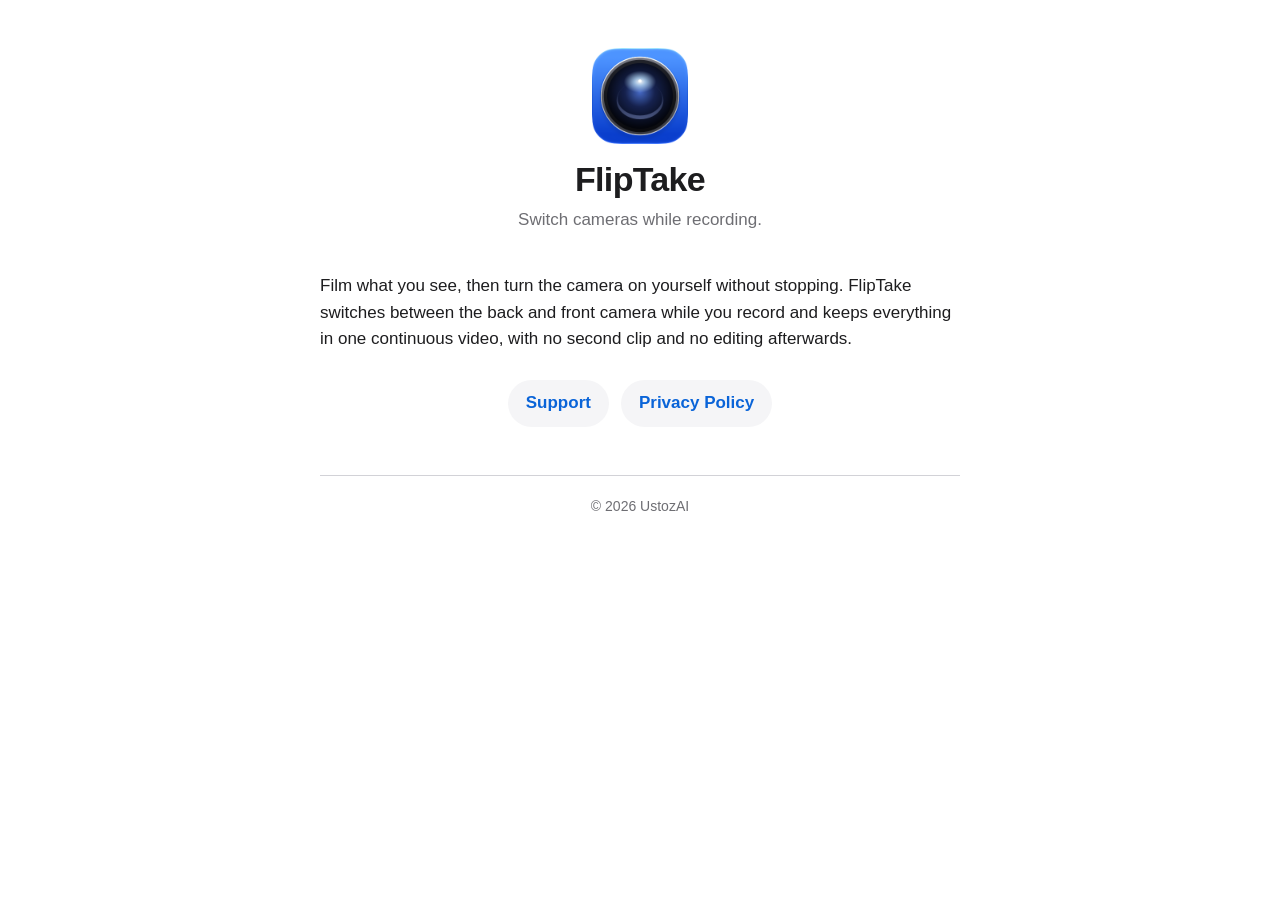
<file: index.html>
<!doctype html>
<html lang="en">
<head>
  <meta charset="utf-8">
  <meta name="viewport" content="width=device-width, initial-scale=1">
  <title>FlipTake</title>
  <meta name="description" content="FlipTake switches between the front and back cameras while you record, into one continuous video.">
  <link rel="icon" type="image/png" href="favicon.png">
  <link rel="stylesheet" href="style.css">
</head>
<body>
  <main>
    <header>
      <img src="icon.png" alt="FlipTake app icon" width="96" height="96">
      <h1>FlipTake</h1>
      <p class="lede">Switch cameras while recording.</p>
    </header>

    <p>Film what you see, then turn the camera on yourself without stopping. FlipTake switches between the back and front camera while you record and keeps everything in one continuous video, with no second clip and no editing afterwards.</p>

    <nav class="links">
      <a href="support/">Support</a>
      <a href="privacy/">Privacy Policy</a>
    </nav>

    <footer>
      <p>&copy; 2026 UstozAI</p>
    </footer>
  </main>
</body>
</html>
</file>
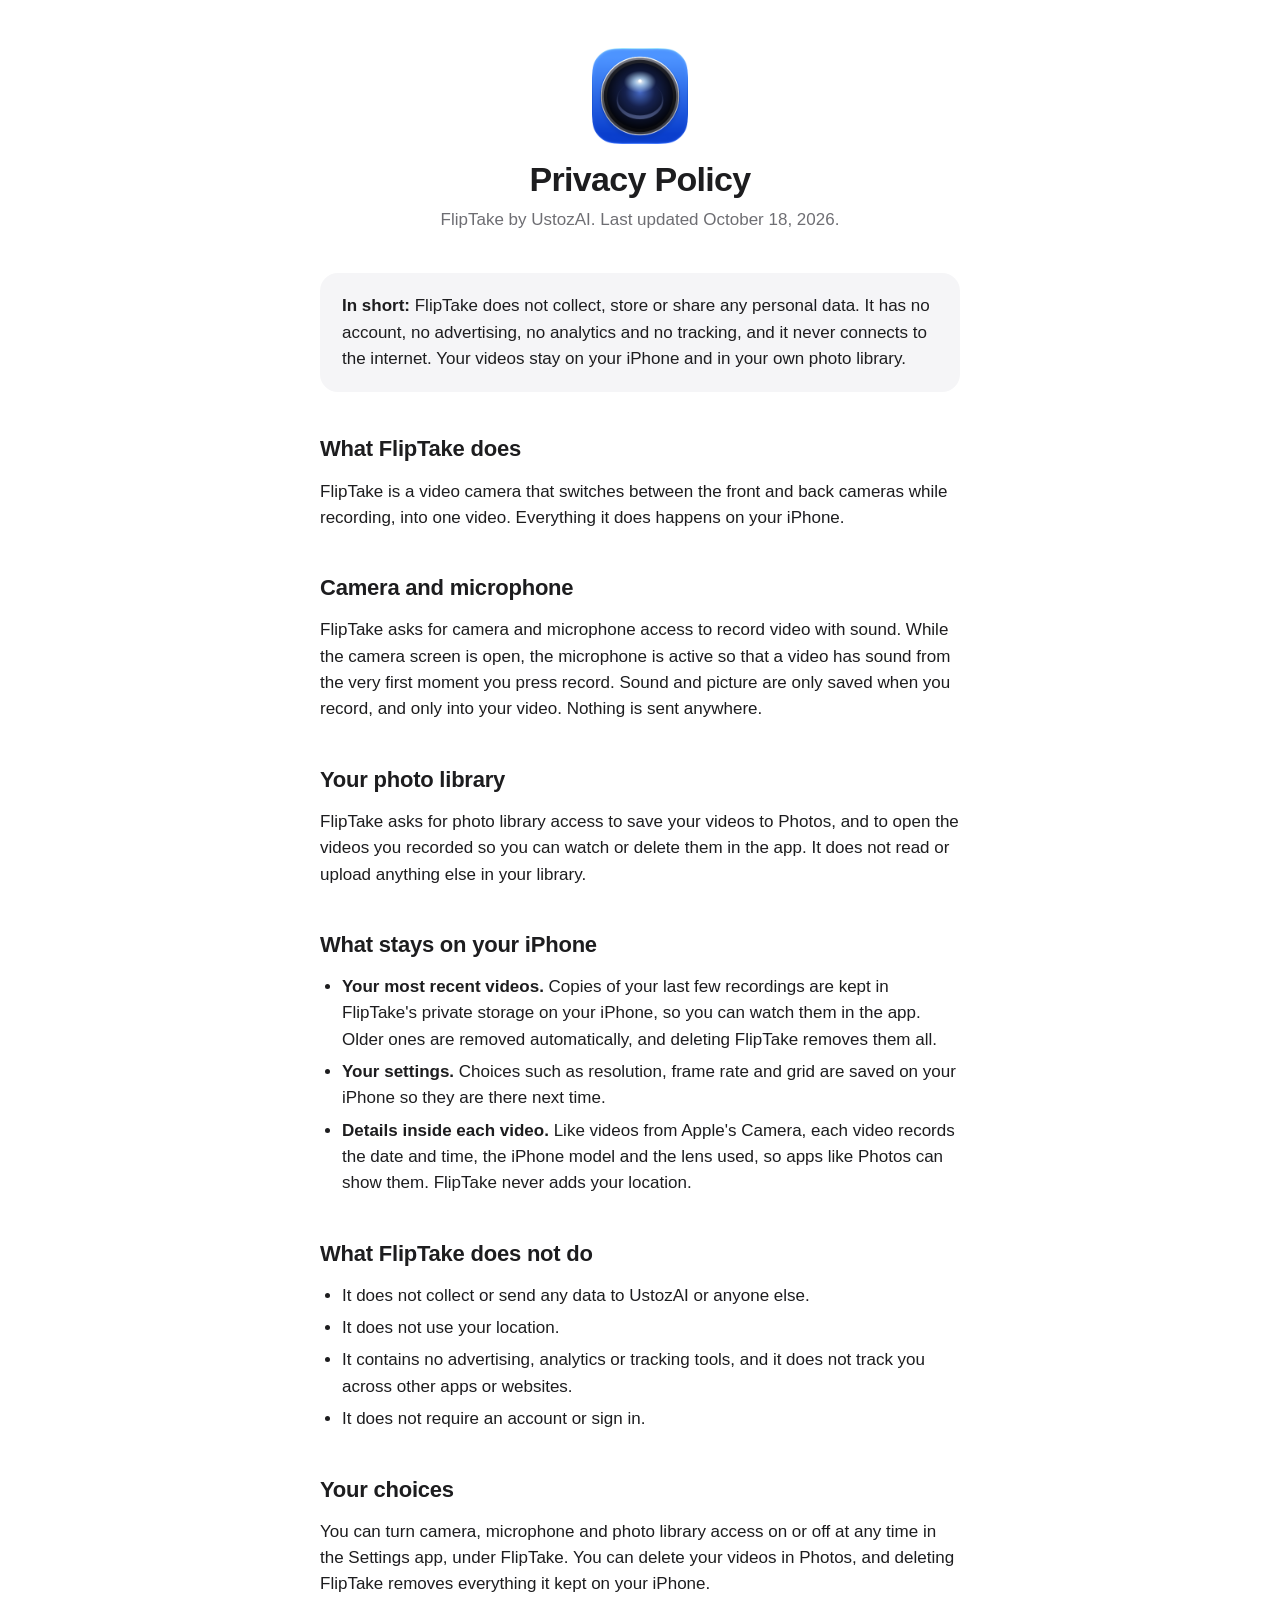
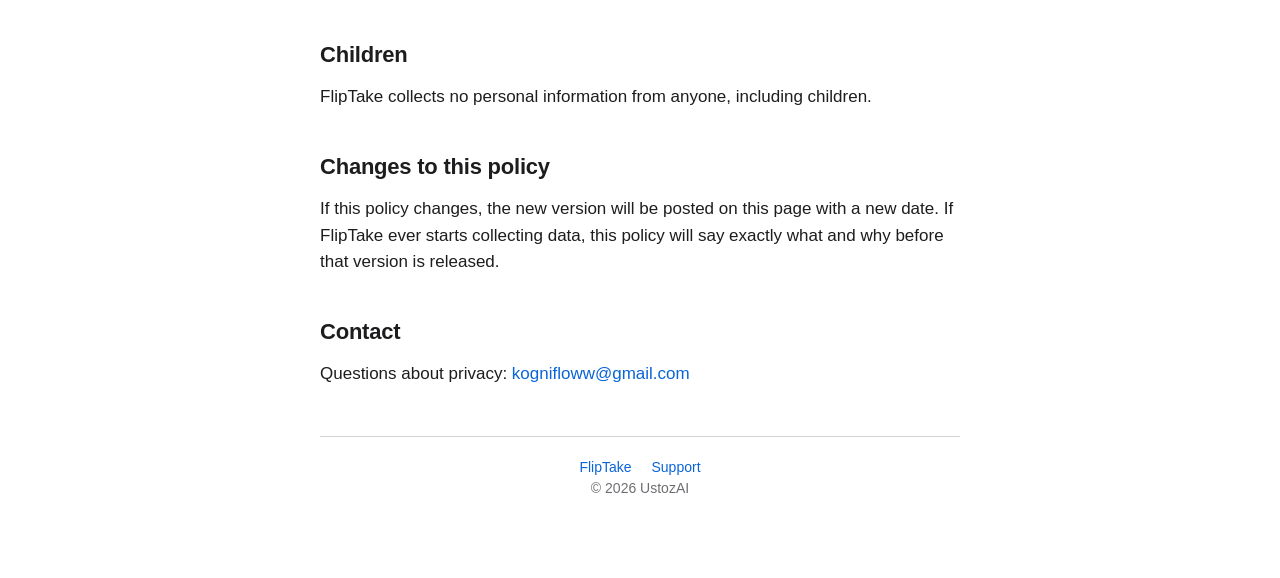
<file: privacy/index.html>
<!doctype html>
<html lang="en">
<head>
  <meta charset="utf-8">
  <meta name="viewport" content="width=device-width, initial-scale=1">
  <title>FlipTake Privacy Policy</title>
  <meta name="description" content="FlipTake collects no personal data. Your videos stay on your iPhone and in your photo library.">
  <link rel="icon" type="image/png" href="../favicon.png">
  <link rel="stylesheet" href="../style.css">
</head>
<body>
  <main>
    <header>
      <img src="../icon.png" alt="FlipTake app icon" width="96" height="96">
      <h1>Privacy Policy</h1>
      <p class="lede">FlipTake by UstozAI. Last updated October 18, 2026.</p>
    </header>

    <div class="card">
      <p><strong>In short:</strong> FlipTake does not collect, store or share any personal data. It has no account, no advertising, no analytics and no tracking, and it never connects to the internet. Your videos stay on your iPhone and in your own photo library.</p>
    </div>

    <h2>What FlipTake does</h2>
    <p>FlipTake is a video camera that switches between the front and back cameras while recording, into one video. Everything it does happens on your iPhone.</p>

    <h2>Camera and microphone</h2>
    <p>FlipTake asks for camera and microphone access to record video with sound. While the camera screen is open, the microphone is active so that a video has sound from the very first moment you press record. Sound and picture are only saved when you record, and only into your video. Nothing is sent anywhere.</p>

    <h2>Your photo library</h2>
    <p>FlipTake asks for photo library access to save your videos to Photos, and to open the videos you recorded so you can watch or delete them in the app. It does not read or upload anything else in your library.</p>

    <h2>What stays on your iPhone</h2>
    <ul>
      <li><strong>Your most recent videos.</strong> Copies of your last few recordings are kept in FlipTake's private storage on your iPhone, so you can watch them in the app. Older ones are removed automatically, and deleting FlipTake removes them all.</li>
      <li><strong>Your settings.</strong> Choices such as resolution, frame rate and grid are saved on your iPhone so they are there next time.</li>
      <li><strong>Details inside each video.</strong> Like videos from Apple's Camera, each video records the date and time, the iPhone model and the lens used, so apps like Photos can show them. FlipTake never adds your location.</li>
    </ul>

    <h2>What FlipTake does not do</h2>
    <ul>
      <li>It does not collect or send any data to UstozAI or anyone else.</li>
      <li>It does not use your location.</li>
      <li>It contains no advertising, analytics or tracking tools, and it does not track you across other apps or websites.</li>
      <li>It does not require an account or sign in.</li>
    </ul>

    <h2>Your choices</h2>
    <p>You can turn camera, microphone and photo library access on or off at any time in the Settings app, under FlipTake. You can delete your videos in Photos, and deleting FlipTake removes everything it kept on your iPhone.</p>

    <h2>Children</h2>
    <p>FlipTake collects no personal information from anyone, including children.</p>

    <h2>Changes to this policy</h2>
    <p>If this policy changes, the new version will be posted on this page with a new date. If FlipTake ever starts collecting data, this policy will say exactly what and why before that version is released.</p>

    <h2>Contact</h2>
    <p>Questions about privacy: <a href="mailto:kognifloww@gmail.com">kognifloww@gmail.com</a></p>

    <footer>
      <a href="../">FlipTake</a>
      <a href="../support/">Support</a>
      <p>&copy; 2026 UstozAI</p>
    </footer>
  </main>
</body>
</html>
</file>
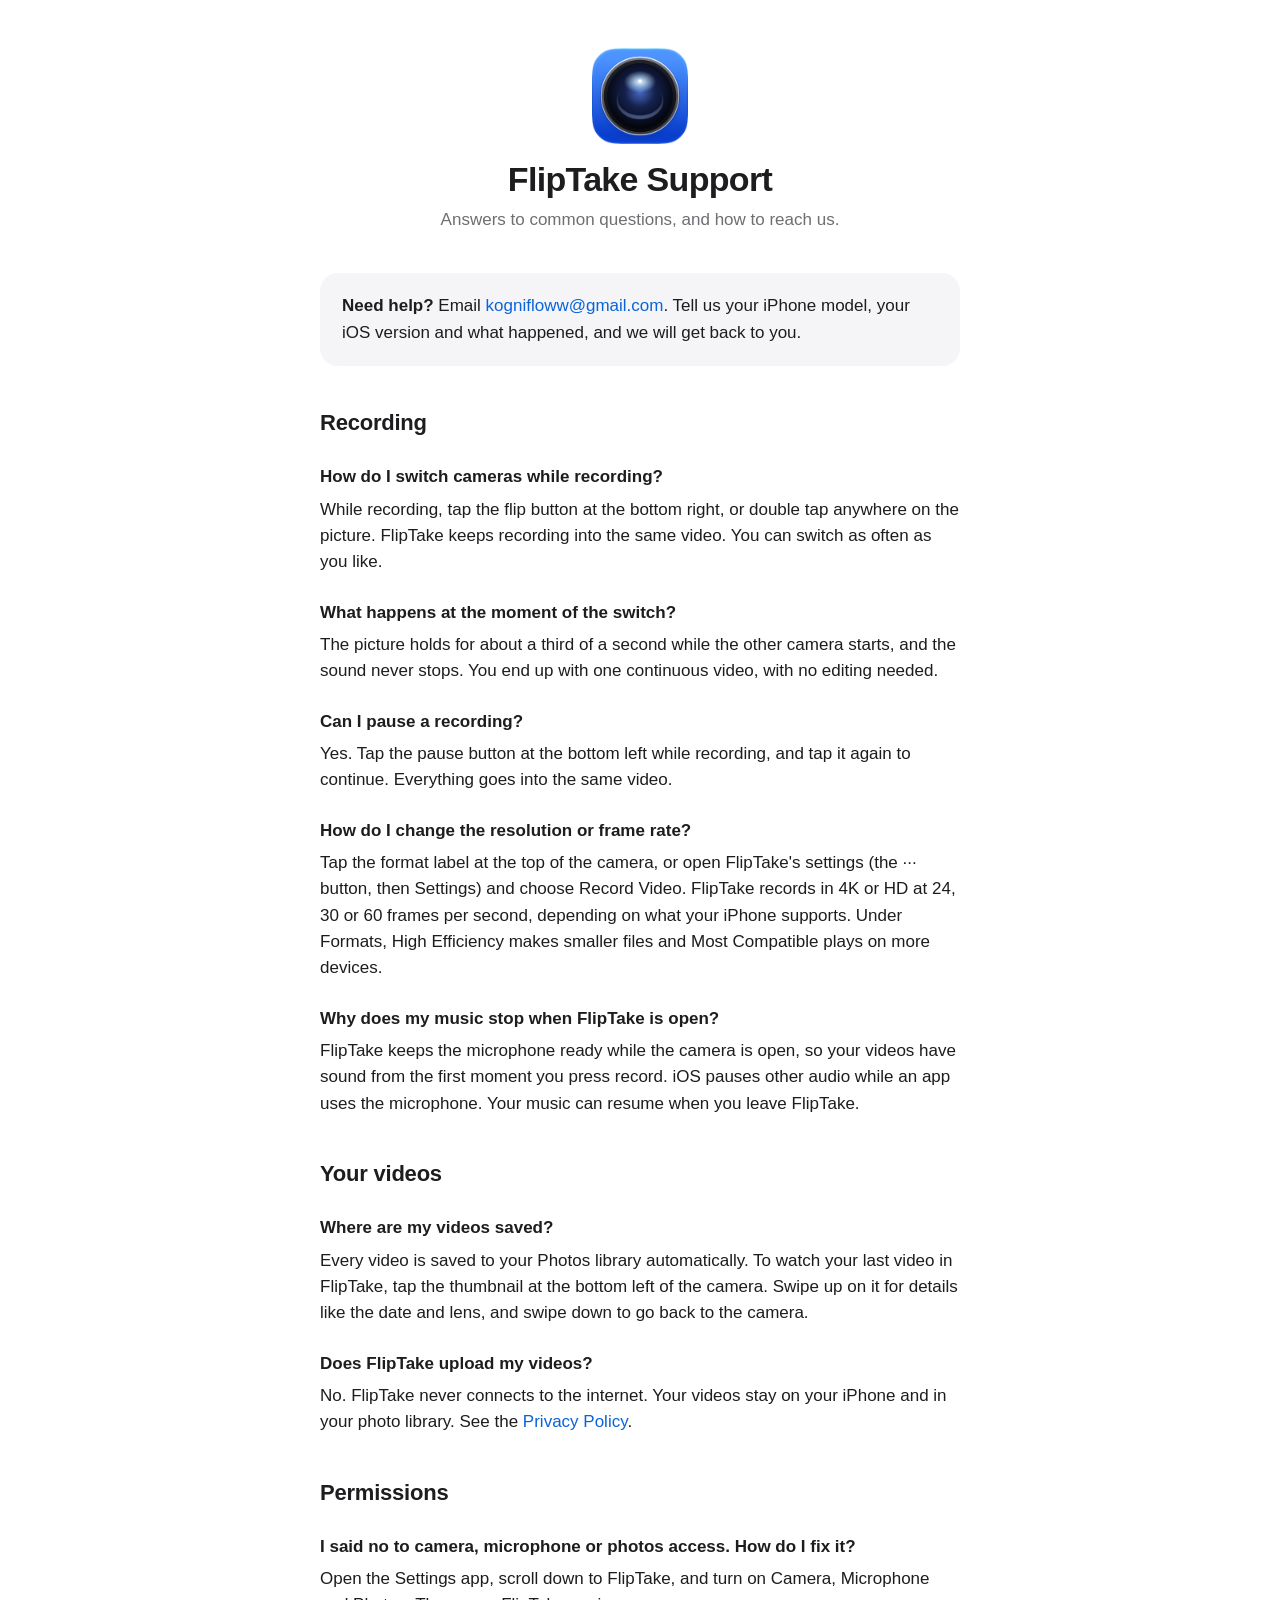
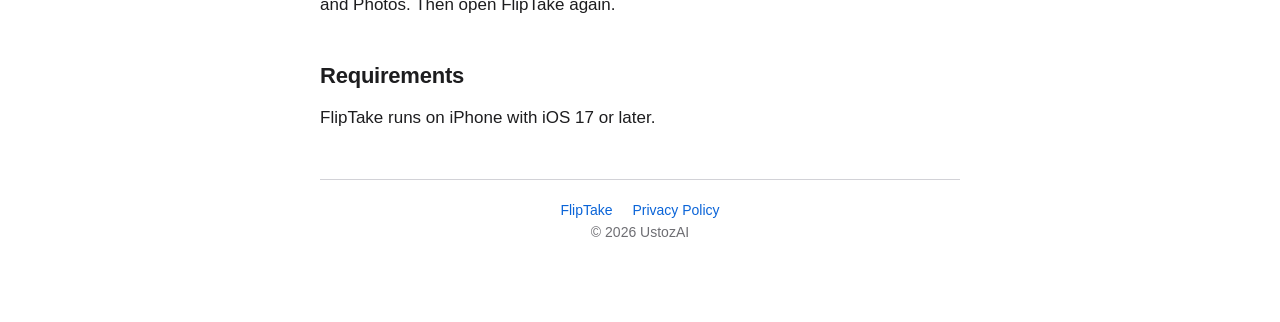
<file: support/index.html>
<!doctype html>
<html lang="en">
<head>
  <meta charset="utf-8">
  <meta name="viewport" content="width=device-width, initial-scale=1">
  <title>FlipTake Support</title>
  <meta name="description" content="Help with FlipTake: switching cameras while recording, where your videos go, settings and contact.">
  <link rel="icon" type="image/png" href="../favicon.png">
  <link rel="stylesheet" href="../style.css">
</head>
<body>
  <main>
    <header>
      <img src="../icon.png" alt="FlipTake app icon" width="96" height="96">
      <h1>FlipTake Support</h1>
      <p class="lede">Answers to common questions, and how to reach us.</p>
    </header>

    <div class="card">
      <p><strong>Need help?</strong> Email <a href="mailto:kognifloww@gmail.com?subject=FlipTake%20support">kognifloww@gmail.com</a>. Tell us your iPhone model, your iOS version and what happened, and we will get back to you.</p>
    </div>

    <h2>Recording</h2>

    <h3>How do I switch cameras while recording?</h3>
    <p>While recording, tap the flip button at the bottom right, or double tap anywhere on the picture. FlipTake keeps recording into the same video. You can switch as often as you like.</p>

    <h3>What happens at the moment of the switch?</h3>
    <p>The picture holds for about a third of a second while the other camera starts, and the sound never stops. You end up with one continuous video, with no editing needed.</p>

    <h3>Can I pause a recording?</h3>
    <p>Yes. Tap the pause button at the bottom left while recording, and tap it again to continue. Everything goes into the same video.</p>

    <h3>How do I change the resolution or frame rate?</h3>
    <p>Tap the format label at the top of the camera, or open FlipTake's settings (the &middot;&middot;&middot; button, then Settings) and choose Record Video. FlipTake records in 4K or HD at 24, 30 or 60 frames per second, depending on what your iPhone supports. Under Formats, High Efficiency makes smaller files and Most Compatible plays on more devices.</p>

    <h3>Why does my music stop when FlipTake is open?</h3>
    <p>FlipTake keeps the microphone ready while the camera is open, so your videos have sound from the first moment you press record. iOS pauses other audio while an app uses the microphone. Your music can resume when you leave FlipTake.</p>

    <h2>Your videos</h2>

    <h3>Where are my videos saved?</h3>
    <p>Every video is saved to your Photos library automatically. To watch your last video in FlipTake, tap the thumbnail at the bottom left of the camera. Swipe up on it for details like the date and lens, and swipe down to go back to the camera.</p>

    <h3>Does FlipTake upload my videos?</h3>
    <p>No. FlipTake never connects to the internet. Your videos stay on your iPhone and in your photo library. See the <a href="../privacy/">Privacy Policy</a>.</p>

    <h2>Permissions</h2>

    <h3>I said no to camera, microphone or photos access. How do I fix it?</h3>
    <p>Open the Settings app, scroll down to FlipTake, and turn on Camera, Microphone and Photos. Then open FlipTake again.</p>

    <h2>Requirements</h2>
    <p>FlipTake runs on iPhone with iOS 17 or later.</p>

    <footer>
      <a href="../">FlipTake</a>
      <a href="../privacy/">Privacy Policy</a>
      <p>&copy; 2026 UstozAI</p>
    </footer>
  </main>
</body>
</html>
</file>
<file: style.css>
:root {
  --bg: #ffffff;
  --text: #1d1d1f;
  --muted: #6e6e73;
  --line: #d2d2d7;
  --card: #f5f5f7;
  --link: #0a64d8;
  color-scheme: light dark;
}

@media (prefers-color-scheme: dark) {
  :root {
    --bg: #000000;
    --text: #f5f5f7;
    --muted: #a1a1a6;
    --line: #38383a;
    --card: #1c1c1e;
    --link: #4aa3ff;
  }
}

* { box-sizing: border-box; }

html { -webkit-text-size-adjust: 100%; }

body {
  margin: 0;
  background: var(--bg);
  color: var(--text);
  font: 17px/1.55 -apple-system, BlinkMacSystemFont, "SF Pro Text", "Helvetica Neue", Arial, sans-serif;
}

main {
  max-width: 680px;
  margin: 0 auto;
  padding: 48px 20px 64px;
}

header { text-align: center; margin-bottom: 40px; }

header img { width: 96px; height: 96px; display: block; margin: 0 auto 16px; }

h1 { font-size: 34px; line-height: 1.15; letter-spacing: -0.02em; margin: 0 0 8px; }

.lede { color: var(--muted); margin: 0; }

h2 { font-size: 22px; letter-spacing: -0.01em; margin: 40px 0 12px; }

h3 { font-size: 17px; margin: 24px 0 6px; }

p, ul { margin: 0 0 14px; }

ul { padding-left: 22px; }

li { margin-bottom: 6px; }

a { color: var(--link); text-decoration: none; }

a:hover { text-decoration: underline; }

.card {
  background: var(--card);
  border-radius: 18px;
  padding: 20px 22px;
  margin: 24px 0;
}

.card p:last-child { margin-bottom: 0; }

nav.links { display: flex; gap: 12px; justify-content: center; flex-wrap: wrap; margin-top: 28px; }

nav.links a {
  background: var(--card);
  border-radius: 999px;
  padding: 10px 18px;
  font-weight: 600;
}

footer {
  border-top: 1px solid var(--line);
  margin-top: 48px;
  padding-top: 20px;
  color: var(--muted);
  font-size: 14px;
  text-align: center;
}

footer a { margin: 0 8px; }
</file>
